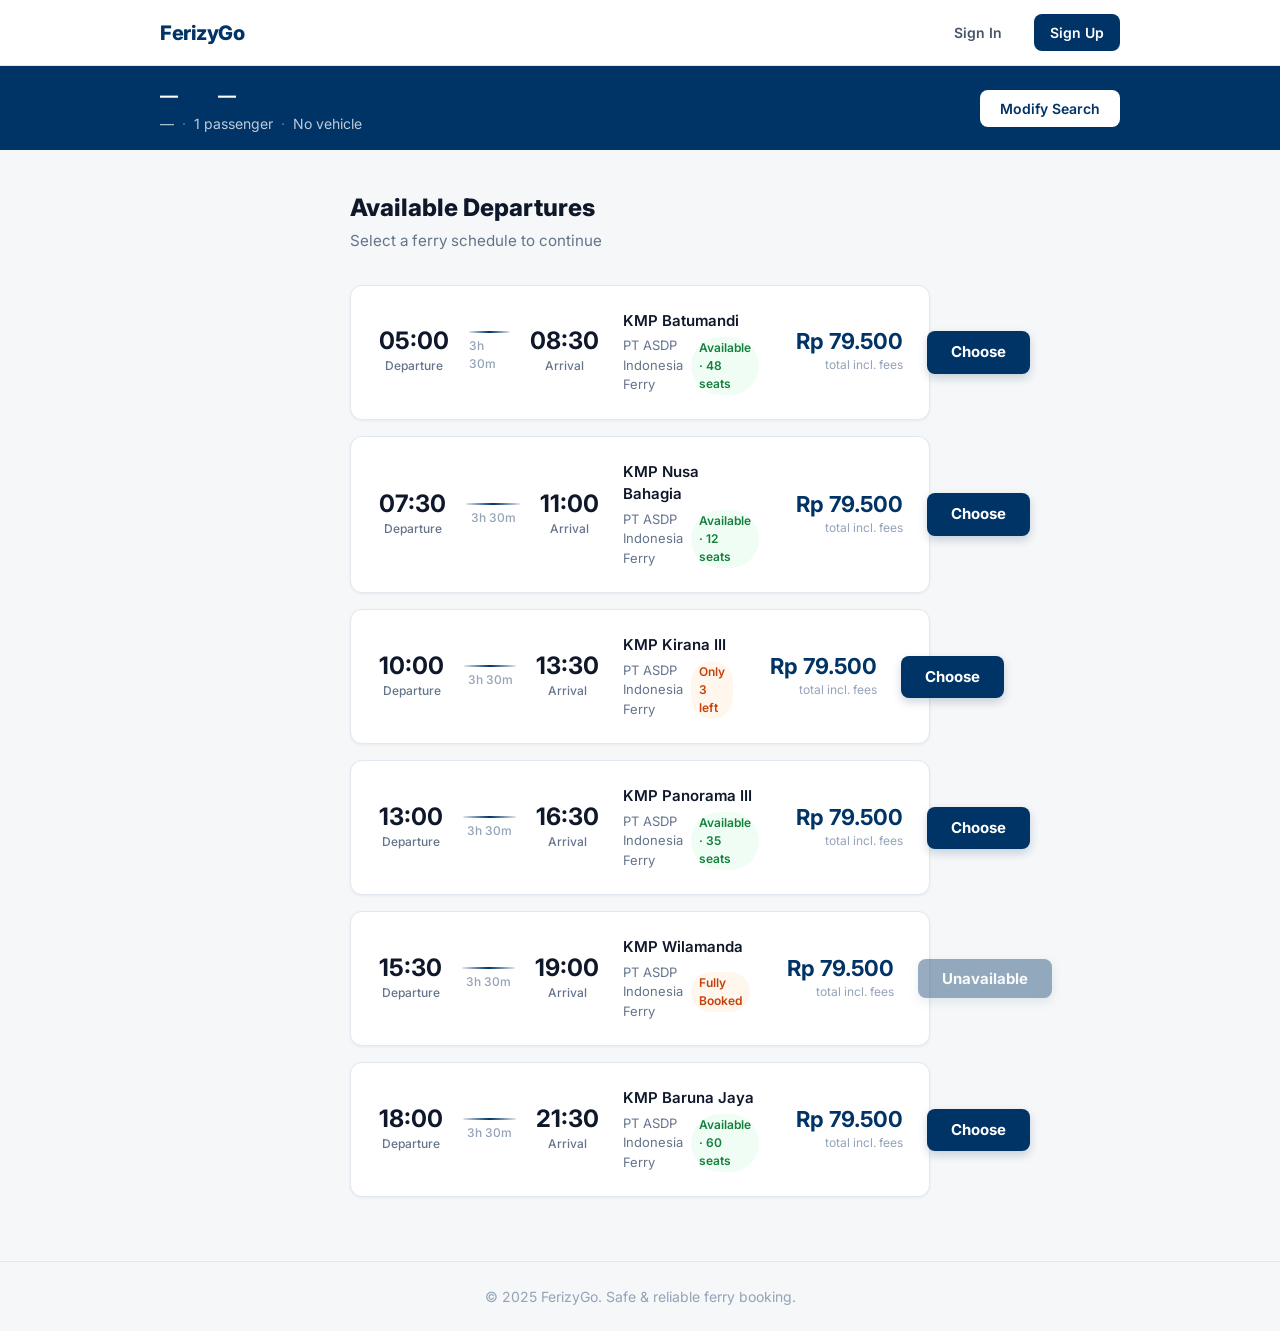
<file: schedule.html>
<!DOCTYPE html>
<html lang="en">
<head>
  <meta charset="UTF-8" />
  <meta name="viewport" content="width=device-width, initial-scale=1.0" />
  <title>Available Ferries — FerizyGo</title>
  <link href="https://fonts.googleapis.com/css2?family=Inter:wght@400;500;600;700;800&display=swap" rel="stylesheet" />
  <link rel="stylesheet" href="schedule.css" />
</head>
<body class="sc-body">

  <!-- ── Header ───────────────────────────────────────────── -->
  <header class="sc-header">
    <a href="landing.html" class="sc-logo">
      <span class="sc-logo-text">FerizyGo</span>
    </a>
    <nav class="sc-nav-links">
      <a href="sign-in.html" class="sc-nav-link">Sign In</a>
      <a href="sign-up.html" class="sc-nav-link sc-nav-link-primary">Sign Up</a>
    </nav>
  </header>

  <!-- ── Search summary bar ────────────────────────────────── -->
  <div class="sc-summary-bar">
    <div class="sc-summary-inner">
      <div class="sc-summary-route">
        <span class="sc-summary-port" id="barFrom">—</span>
        <svg width="20" height="20" viewBox="0 0 20 20" fill="none"><path d="M4 10h12M12 5l5 5-5 5" stroke="#003366" stroke-width="1.8" stroke-linecap="round" stroke-linejoin="round"/></svg>
        <span class="sc-summary-port" id="barTo">—</span>
      </div>
      <div class="sc-summary-meta">
        <span id="barDate">—</span>
        <span class="sc-summary-dot">·</span>
        <span id="barPassengers">—</span>
        <span class="sc-summary-dot">·</span>
        <span id="barVehicle">—</span>
      </div>
    </div>
    <a href="search.html" class="sc-modify-btn">Modify Search</a>
  </div>

  <!-- ── Main ─────────────────────────────────────────────── -->
  <main class="sc-main">
    <h1 class="sc-page-title">Available Departures</h1>
    <p class="sc-page-sub" id="pageSubtitle">Select a ferry schedule to continue</p>

    <div class="sc-results" id="scheduleList">
      <!-- Injected by JS -->
    </div>
  </main>

  <!-- ── Footer ───────────────────────────────────────────── -->
  <footer class="sc-footer">
    © 2025 FerizyGo. Safe &amp; reliable ferry booking.
  </footer>

  <script src="schedule.js"></script>
</body>
</html>
</file>
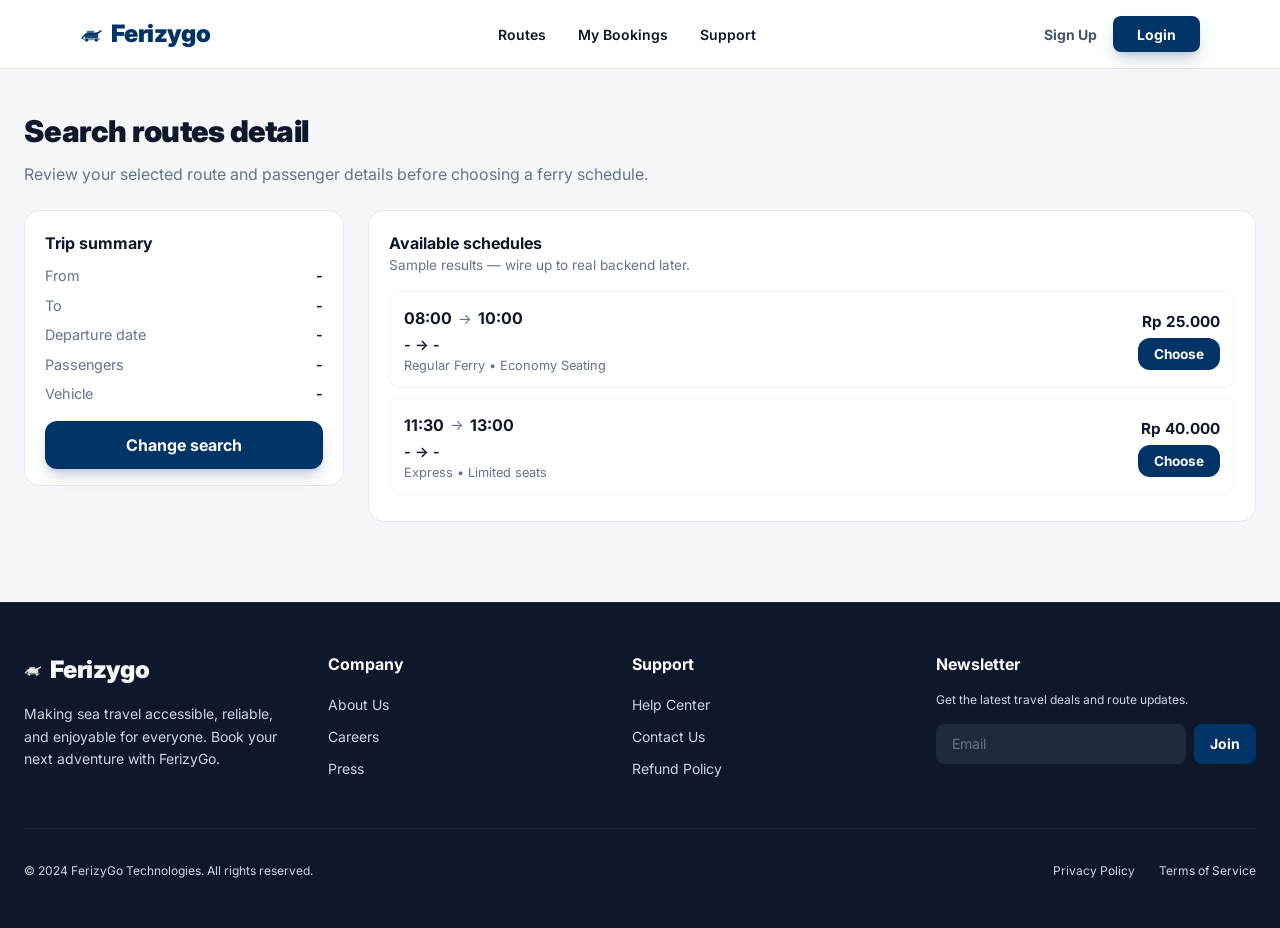
<file: search-routes-detail.html>
<!DOCTYPE html>
<html lang="en">
<head>
  <meta charset="UTF-8" />
  <meta name="viewport" content="width=device-width, initial-scale=1.0" />
  <title>Search Routes Detail — FerizyGo</title>
  <link href="https://fonts.googleapis.com/css2?family=Inter:wght@400;500;600;700;800;900&display=swap" rel="stylesheet">
  <link rel="stylesheet" href="landing.css" />
</head>
<body class="lp-body">

  <!-- Header reused from landing -->
  <header class="lp-header">
    <div class="lp-header-inner">
      <a href="landing.html" class="lp-logo">
        <svg width="23" height="25" viewBox="0 0 48 48" fill="none" xmlns="http://www.w3.org/2000/svg">
          <path d="M4 32 Q12 20 24 22 Q36 24 44 16" stroke="#003366" stroke-width="3" stroke-linecap="round" fill="none"/>
          <rect x="10" y="22" width="28" height="10" rx="2" fill="#003366" opacity="0.9"/>
          <rect x="14" y="16" width="16" height="8" rx="2" fill="#003366" opacity="0.7"/>
          <rect x="6" y="32" width="36" height="4" rx="2" fill="#003366" opacity="0.5"/>
          <circle cx="14" cy="36" r="3" fill="#003366"/>
          <circle cx="34" cy="36" r="3" fill="#003366"/>
        </svg>
        <span class="lp-logo-text">Ferizygo</span>
      </a>

      <nav>
        <ul class="lp-nav">
          <li><a href="#">Routes</a></li>
          <li><a href="#">My Bookings</a></li>
          <li><a href="#">Support</a></li>
        </ul>
      </nav>

      <div class="lp-header-actions">
        <button type="button" class="lp-btn-ghost">Sign Up</button>
        <button type="button" class="lp-btn-navy">Login</button>
      </div>
    </div>
  </header>

  <main class="lp-detail-main">
    <section class="lp-detail-hero">
      <div class="lp-detail-inner">
        <div class="lp-detail-headline">
          <h1 class="lp-section-title" id="detail-title">Search routes detail</h1>
          <p class="lp-section-sub" id="detail-sub">
            Review your selected route and passenger details before choosing a ferry schedule.
          </p>
        </div>

        <div class="lp-detail-layout">
          <!-- Left: summary card -->
          <aside class="lp-detail-summary">
            <h2 class="lp-detail-summary-title">Trip summary</h2>
            <div class="lp-detail-summary-body">
              <div class="lp-detail-row">
                <span class="lp-detail-label">From</span>
                <span class="lp-detail-value" id="detail-from">-</span>
              </div>
              <div class="lp-detail-row">
                <span class="lp-detail-label">To</span>
                <span class="lp-detail-value" id="detail-to">-</span>
              </div>
              <div class="lp-detail-row">
                <span class="lp-detail-label">Departure date</span>
                <span class="lp-detail-value" id="detail-date">-</span>
              </div>
              <div class="lp-detail-row">
                <span class="lp-detail-label">Passengers</span>
                <span class="lp-detail-value" id="detail-passengers">-</span>
              </div>
              <div class="lp-detail-row">
                <span class="lp-detail-label">Vehicle</span>
                <span class="lp-detail-value" id="detail-vehicle">-</span>
              </div>
            </div>
            <button type="button" class="lp-search-btn lp-detail-edit" onclick="window.location.href='landing.html'">
              Change search
            </button>
          </aside>

          <!-- Right: schedule placeholder list -->
          <section class="lp-detail-schedules" aria-label="Available schedules">
            <div class="lp-detail-schedules-head">
              <h2 class="lp-detail-schedules-title">Available schedules</h2>
              <p class="lp-detail-schedules-sub">Sample results — wire up to real backend later.</p>
            </div>

            <div class="lp-detail-schedule-card">
              <div class="lp-detail-schedule-main">
                <div>
                  <div class="lp-detail-time-row">
                    <span class="lp-detail-time">08:00</span>
                    <span class="lp-detail-arrow">→</span>
                    <span class="lp-detail-time">10:00</span>
                  </div>
                  <div class="lp-detail-route-line" id="detail-route-line-1">Route</div>
                  <div class="lp-detail-meta">Regular Ferry • Economy Seating</div>
                </div>
                <div class="lp-detail-price-block">
                  <div class="lp-detail-price">Rp 25.000</div>
                  <button type="button" class="lp-search-btn lp-detail-choose" onclick="window.location.href='checkout.html' + window.location.search">Choose</button>
                </div>
              </div>
            </div>

            <div class="lp-detail-schedule-card">
              <div class="lp-detail-schedule-main">
                <div>
                  <div class="lp-detail-time-row">
                    <span class="lp-detail-time">11:30</span>
                    <span class="lp-detail-arrow">→</span>
                    <span class="lp-detail-time">13:00</span>
                  </div>
                  <div class="lp-detail-route-line" id="detail-route-line-2">Route</div>
                  <div class="lp-detail-meta">Express • Limited seats</div>
                </div>
                <div class="lp-detail-price-block">
                  <div class="lp-detail-price">Rp 40.000</div>
                  <button type="button" class="lp-search-btn lp-detail-choose" onclick="window.location.href='checkout.html' + window.location.search">Choose</button>
                </div>
              </div>
            </div>

          </section>
        </div>
      </div>
    </section>
  </main>

  <footer class="lp-footer">
    <div class="lp-footer-inner">
      <div class="lp-footer-brand">
        <a href="landing.html" class="lp-footer-logo">
          <svg width="18" height="20" viewBox="0 0 48 48" fill="none" xmlns="http://www.w3.org/2000/svg">
            <path d="M4 32 Q12 20 24 22 Q36 24 44 16" stroke="#f8fafc" stroke-width="3" stroke-linecap="round" fill="none"/>
            <rect x="10" y="22" width="28" height="10" rx="2" fill="#f8fafc" opacity="0.9"/>
            <rect x="14" y="16" width="16" height="8" rx="2" fill="#f8fafc" opacity="0.7"/>
            <rect x="6" y="32" width="36" height="4" rx="2" fill="#f8fafc" opacity="0.5"/>
            <circle cx="14" cy="36" r="3" fill="#f8fafc"/>
            <circle cx="34" cy="36" r="3" fill="#f8fafc"/>
          </svg>
          <span class="lp-footer-logo-text">Ferizygo</span>
        </a>
        <p class="lp-footer-desc">Making sea travel accessible, reliable, and enjoyable for everyone. Book your next adventure with FerizyGo.</p>
      </div>

      <div>
        <h5 class="lp-footer-col-title">Company</h5>
        <ul class="lp-footer-links">
          <li><a href="#">About Us</a></li>
          <li><a href="#">Careers</a></li>
          <li><a href="#">Press</a></li>
        </ul>
      </div>

      <div>
        <h5 class="lp-footer-col-title">Support</h5>
        <ul class="lp-footer-links">
          <li><a href="#">Help Center</a></li>
          <li><a href="#">Contact Us</a></li>
          <li><a href="#">Refund Policy</a></li>
        </ul>
      </div>

      <div>
        <h5 class="lp-footer-col-title">Newsletter</h5>
        <p class="lp-newsletter-sub">Get the latest travel deals and route updates.</p>
        <div class="lp-newsletter-form">
          <input type="email" class="lp-newsletter-input" placeholder="Email" />
          <button type="button" class="lp-newsletter-btn">Join</button>
        </div>
      </div>
    </div>

    <div class="lp-footer-bottom">
      <span class="lp-footer-copy">© 2024 FerizyGo Technologies. All rights reserved.</span>
      <div class="lp-footer-legal">
        <a href="#">Privacy Policy</a>
        <a href="#">Terms of Service</a>
      </div>
    </div>
  </footer>

  <script>
    (function () {
      const params = new URLSearchParams(window.location.search);
      const from = params.get('from') || '-';
      const to = params.get('to') || '-';
      const date = params.get('date') || '-';
      const passengers = params.get('passengers') || '-';
      const vehicle = params.get('vehicle') || '-';

      const fromEl = document.getElementById('detail-from');
      const toEl = document.getElementById('detail-to');
      const dateEl = document.getElementById('detail-date');
      const paxEl = document.getElementById('detail-passengers');
      const vehEl = document.getElementById('detail-vehicle');

      fromEl.textContent = from || '-';
      toEl.textContent = to || '-';
      dateEl.textContent = date || '-';
      paxEl.textContent = passengers || '-';
      vehEl.textContent = vehicle || '-';

      const routeLine1 = document.getElementById('detail-route-line-1');
      const routeLine2 = document.getElementById('detail-route-line-2');
      const routeText = (from && to) ? `${from} → ${to}` : 'Selected route';
      if (routeLine1) routeLine1.textContent = routeText;
      if (routeLine2) routeLine2.textContent = routeText;
    })();
  </script>
</body>
</html>
</file>
<file: schedule.css>
/* ── Schedule / Route Results Page ──────────────────────── */
/* Prefix: .sc- */

*, *::before, *::after { box-sizing: border-box; margin: 0; padding: 0; }
[hidden] { display: none !important; }

.sc-body {
  font-family: 'Inter', 'Segoe UI', system-ui, sans-serif;
  background: #f5f7f8;
  color: #0f172a;
  line-height: 1.5;
  min-height: 100vh;
  display: flex;
  flex-direction: column;
}

/* ── Header ──────────────────────────────────────────────── */
.sc-header {
  background: white;
  border-bottom: 1px solid #e2e8f0;
  display: flex;
  align-items: center;
  justify-content: space-between;
  padding: 14px 160px;
  position: sticky;
  top: 0;
  z-index: 40;
}

.sc-logo { text-decoration: none; }

.sc-logo-text {
  font-size: 1.25rem;
  font-weight: 800;
  color: #003366;
  letter-spacing: -0.5px;
}

.sc-nav-links { display: flex; align-items: center; gap: 16px; }

.sc-nav-link {
  font-size: 0.875rem;
  font-weight: 600;
  color: #475569;
  text-decoration: none;
  padding: 8px 16px;
  border-radius: 8px;
  transition: background 0.15s, color 0.15s;
}

.sc-nav-link:hover { background: #f1f5f9; color: #003366; }

.sc-nav-link-primary {
  background: #003366;
  color: white !important;
}

.sc-nav-link-primary:hover { background: #002752; }

/* ── Summary bar ─────────────────────────────────────────── */
.sc-summary-bar {
  background: #003366;
  padding: 16px 160px;
  display: flex;
  align-items: center;
  justify-content: space-between;
  gap: 24px;
}

.sc-summary-inner { display: flex; flex-direction: column; gap: 4px; }

.sc-summary-route {
  display: flex;
  align-items: center;
  gap: 10px;
}

.sc-summary-port {
  font-size: 1.125rem;
  font-weight: 700;
  color: white;
}

.sc-summary-meta {
  display: flex;
  align-items: center;
  gap: 8px;
  font-size: 0.875rem;
  color: rgba(255,255,255,0.75);
}

.sc-summary-dot { opacity: 0.5; }

.sc-modify-btn {
  font-size: 0.875rem;
  font-weight: 600;
  color: #003366;
  background: white;
  border: none;
  border-radius: 8px;
  padding: 8px 20px;
  text-decoration: none;
  cursor: pointer;
  white-space: nowrap;
  transition: opacity 0.15s;
}

.sc-modify-btn:hover { opacity: 0.85; }

/* ── Main ────────────────────────────────────────────────── */
.sc-main {
  flex: 1;
  max-width: 900px;
  margin: 0 auto;
  width: 100%;
  padding: 40px 160px 64px;
}

.sc-page-title {
  font-size: 1.5rem;
  font-weight: 800;
  color: #0f172a;
  margin-bottom: 4px;
}

.sc-page-sub {
  font-size: 0.95rem;
  color: #64748b;
  margin-bottom: 32px;
}

/* ── Result cards ────────────────────────────────────────── */
.sc-results {
  display: flex;
  flex-direction: column;
  gap: 16px;
}

.sc-card {
  background: white;
  border: 1px solid #e2e8f0;
  border-radius: 12px;
  box-shadow: 0 1px 3px rgba(0,0,0,0.06);
  padding: 24px 28px;
  display: flex;
  align-items: center;
  gap: 24px;
  transition: box-shadow 0.2s, border-color 0.2s;
}

.sc-card:hover { box-shadow: 0 4px 16px rgba(0,0,0,0.1); border-color: #cbd5e1; }

.sc-card-times {
  display: flex;
  align-items: center;
  gap: 20px;
  min-width: 220px;
}

.sc-time-block { text-align: center; }

.sc-time {
  font-size: 1.5rem;
  font-weight: 700;
  color: #0f172a;
  line-height: 1;
}

.sc-port {
  font-size: 0.75rem;
  color: #64748b;
  margin-top: 4px;
  font-weight: 500;
}

.sc-duration-wrap {
  display: flex;
  flex-direction: column;
  align-items: center;
  gap: 4px;
  flex: 1;
}

.sc-duration-line {
  width: 100%;
  height: 2px;
  background: linear-gradient(90deg, #e2e8f0 0%, #003366 50%, #e2e8f0 100%);
  border-radius: 1px;
  position: relative;
}

.sc-duration-text {
  font-size: 0.75rem;
  color: #94a3b8;
  font-weight: 500;
}

.sc-card-info {
  flex: 1;
  display: flex;
  flex-direction: column;
  gap: 4px;
}

.sc-vessel {
  font-size: 0.9375rem;
  font-weight: 600;
  color: #0f172a;
}

.sc-vessel-sub {
  font-size: 0.8125rem;
  color: #64748b;
  display: flex;
  align-items: center;
  gap: 8px;
}

.sc-badge {
  display: inline-flex;
  align-items: center;
  background: #f0fdf4;
  color: #15803d;
  font-size: 0.75rem;
  font-weight: 600;
  padding: 2px 8px;
  border-radius: 99px;
  gap: 4px;
}

.sc-badge-orange {
  background: #fff7ed;
  color: #c2410c;
}

.sc-card-price {
  text-align: right;
  min-width: 120px;
}

.sc-price {
  font-size: 1.375rem;
  font-weight: 700;
  color: #003366;
  line-height: 1;
}

.sc-price-label {
  font-size: 0.75rem;
  color: #94a3b8;
  margin-top: 4px;
}

.sc-choose-btn {
  background: #003366;
  color: white;
  border: none;
  border-radius: 8px;
  padding: 10px 24px;
  font-size: 0.9375rem;
  font-weight: 700;
  font-family: inherit;
  cursor: pointer;
  box-shadow: 0 4px 10px rgba(0,51,102,0.2);
  white-space: nowrap;
  text-decoration: none;
  display: inline-flex;
  align-items: center;
  transition: opacity 0.2s;
  margin-left: auto;
}

.sc-choose-btn:hover { opacity: 0.88; }

/* ── Footer ──────────────────────────────────────────────── */
.sc-footer {
  border-top: 1px solid #e2e8f0;
  padding: 24px 160px;
  font-size: 0.875rem;
  color: #94a3b8;
  text-align: center;
}

/* ── Responsive ──────────────────────────────────────────── */
@media (max-width: 1100px) {
  .sc-header      { padding: 14px 48px; }
  .sc-summary-bar { padding: 16px 48px; }
  .sc-main        { padding: 32px 48px 48px; }
  .sc-footer      { padding: 24px 48px; }
}

@media (max-width: 700px) {
  .sc-header      { padding: 14px 20px; }
  .sc-summary-bar { padding: 16px 20px; }
  .sc-main        { padding: 24px 20px 40px; }
  .sc-footer      { padding: 20px; }
  .sc-card        { flex-wrap: wrap; gap: 16px; }
  .sc-card-times  { min-width: auto; }
  .sc-choose-btn  { width: 100%; justify-content: center; }
}
</file>
<file: landing.css>
/* ── Landing Page Styles ─────────────────────────────────── */
/* Uses lp- prefix to avoid conflicts with styles.css        */

:root {
  --lp-navy:       #003366;
  --lp-dark:       #0f172a;
  --lp-mid:        #1e293b;
  --lp-text:       #0f172a;
  --lp-muted:      #64748b;
  --lp-light:      #cbd5e1;
  --lp-slate:      #475569;
  --lp-accent:     #60a5fa;
  --lp-bg:         #f5f7fa;
  --lp-card-bg:    #f8fafc;
  --lp-border:     #e2e8f0;
  --lp-border-lt:  #f1f5f9;
  --lp-r-sm:       8px;
  --lp-r-md:       12px;
  --lp-r-lg:       16px;
}

*, *::before, *::after { box-sizing: border-box; margin: 0; padding: 0; }

.lp-body {
  font-family: 'Inter', 'Segoe UI', system-ui, sans-serif;
  background: var(--lp-bg);
  color: var(--lp-text);
  line-height: 1.5;
}

/* ── Header ──────────────────────────────────────────────── */
.lp-header {
  position: sticky;
  top: 0;
  z-index: 50;
  backdrop-filter: blur(6px);
  -webkit-backdrop-filter: blur(6px);
  background: rgba(255, 255, 255, 0.82);
  border-bottom: 1px solid var(--lp-border);
  padding: 16px 80px;
}

.lp-header-inner {
  max-width: 1280px;
  margin: 0 auto;
  display: flex;
  align-items: center;
  justify-content: space-between;
}

.lp-logo {
  display: flex;
  align-items: center;
  gap: 8px;
  text-decoration: none;
}

.lp-logo-text {
  font-size: 1.5rem;
  font-weight: 900;
  color: var(--lp-navy);
  letter-spacing: -0.6px;
}

.lp-nav {
  display: flex;
  gap: 32px;
  list-style: none;
}

.lp-nav a {
  font-size: 0.875rem;
  font-weight: 600;
  color: var(--lp-text);
  text-decoration: none;
  transition: color 0.2s;
}

.lp-nav a:hover { color: var(--lp-navy); }

.lp-header-actions {
  display: flex;
  align-items: center;
  gap: 16px;
}

.lp-btn-ghost {
  font-size: 0.875rem;
  font-weight: 700;
  color: var(--lp-slate);
  text-decoration: none;
  background: none;
  border: none;
  cursor: pointer;
  padding: 0;
  font-family: inherit;
}

.lp-btn-navy {
  background: var(--lp-navy);
  color: white;
  font-size: 0.875rem;
  font-weight: 700;
  padding: 9.5px 24px;
  border-radius: var(--lp-r-sm);
  text-decoration: none;
  border: none;
  cursor: pointer;
  font-family: inherit;
  box-shadow: 0 10px 15px -3px rgba(0,51,102,0.2), 0 4px 6px -4px rgba(0,51,102,0.2);
  transition: opacity 0.2s;
}

.lp-btn-navy:hover { opacity: 0.9; }

/* ── Hero ────────────────────────────────────────────────── */
.lp-hero {
  position: relative;
  height: 600px;
  display: flex;
  align-items: center;
  justify-content: center;
  overflow: hidden;
}

.lp-hero-bg {
  position: absolute;
  inset: 0;
  background-size: cover;
  background-position: center 30%;
}

.lp-hero-overlay {
  position: absolute;
  inset: 0;
  background: linear-gradient(to bottom, rgba(0,51,102,0.4), rgba(0,0,0,0.62));
}

.lp-hero-content {
  position: relative;
  z-index: 1;
  text-align: center;
  max-width: 896px;
  padding: 0 24px;
  display: flex;
  flex-direction: column;
  align-items: center;
  gap: 24px;
}

.lp-hero-title {
  font-size: 4.5rem;
  font-weight: 900;
  color: white;
  letter-spacing: -1.8px;
  line-height: 1;
}

.lp-hero-title .lp-accent { color: var(--lp-accent); }

.lp-hero-sub {
  font-size: 1.25rem;
  font-weight: 500;
  color: #e2e8f0;
  line-height: 1.4;
  max-width: 672px;
}

/* ── Booking Widget ──────────────────────────────────────── */
.lp-booking-section {
  position: relative;
  z-index: 20;
  margin-top: -96px;
  padding: 0 64px;
}

.lp-booking-card {
  background: white;
  border: 1px solid var(--lp-border-lt);
  border-radius: var(--lp-r-lg);
  box-shadow: 0 25px 50px -12px rgba(0,0,0,0.25);
  padding: 33px;
  max-width: 1152px;
  margin: 0 auto;
}

.lp-booking-fields {
  display: grid;
  grid-template-columns: repeat(5, 1fr);
  gap: 16px;
  align-items: end;
}

.lp-bfield-label {
  display: flex;
  align-items: center;
  gap: 4px;
  margin-bottom: 8px;
  color: var(--lp-muted);
}

.lp-bfield-label span {
  font-size: 0.75rem;
  font-weight: 700;
  letter-spacing: 0.6px;
  text-transform: uppercase;
}

.lp-bfield-wrap { position: relative; }

.lp-bfield-select,
.lp-bfield-date {
  width: 100%;
  height: 48px;
  padding: 0 36px 0 12px;
  background: var(--lp-card-bg);
  border: 1px solid var(--lp-border);
  border-radius: var(--lp-r-md);
  font-size: 0.875rem;
  font-weight: 500;
  font-family: inherit;
  color: var(--lp-text);
  appearance: none;
  -webkit-appearance: none;
  cursor: pointer;
  outline: none;
  transition: border-color 0.2s, box-shadow 0.2s;
}

.lp-bfield-date {
  padding-right: 12px;
}

.lp-bfield-select:focus,
.lp-bfield-date:focus {
  border-color: var(--lp-navy);
  box-shadow: 0 0 0 3px rgba(0,51,102,0.1);
}

.lp-bfield-arrow {
  position: absolute;
  right: 10px;
  top: 50%;
  transform: translateY(-50%);
  pointer-events: none;
  color: var(--lp-muted);
  display: flex;
}

.lp-bfield-col-btn {
  display: flex;
  flex-direction: column;
  justify-content: flex-end;
}

.lp-search-btn {
  width: 100%;
  height: 48px;
  background: var(--lp-navy);
  color: white;
  font-size: 1rem;
  font-weight: 700;
  font-family: inherit;
  border: none;
  border-radius: var(--lp-r-md);
  cursor: pointer;
  display: flex;
  align-items: center;
  justify-content: center;
  gap: 8px;
  box-shadow: 0 10px 15px -3px rgba(0,51,102,0.2), 0 4px 6px -4px rgba(0,51,102,0.2);
  transition: opacity 0.2s;
}

.lp-search-btn:hover { opacity: 0.9; }

.lp-vehicle-row {
  border-top: 1px solid var(--lp-border-lt);
  margin-top: 16px;
  padding-top: 17px;
  display: flex;
  align-items: center;
  gap: 24px;
  flex-wrap: wrap;
}

.lp-vehicle-chk {
  display: flex;
  align-items: center;
  gap: 8px;
  cursor: pointer;
  font-size: 0.875rem;
  font-weight: 500;
  color: var(--lp-slate);
  user-select: none;
}

.lp-vehicle-chk input[type="checkbox"] {
  width: 16px; height: 16px;
  border: 1px solid #cbd5e1;
  border-radius: 4px;
  cursor: pointer;
  accent-color: var(--lp-navy);
}

.lp-vehicle-types {
  display: flex;
  gap: 16px;
}

.lp-vtype {
  display: flex;
  align-items: center;
  gap: 4px;
  font-size: 0.75rem;
  color: #94a3b8;
  cursor: pointer;
  padding: 2px 0;
}

.lp-vtype input[type="radio"] { accent-color: var(--lp-navy); }

/* ── Features ────────────────────────────────────────────── */
.lp-features {
  padding: 80px 24px;
  padding-top: 140px;
  background: var(--lp-bg);
}

.lp-features-inner {
  max-width: 1280px;
  margin: 0 auto;
  display: grid;
  grid-template-columns: repeat(3, 1fr);
  gap: 48px;
}

.lp-feature {
  display: flex;
  flex-direction: column;
  align-items: center;
  gap: 16px;
  text-align: center;
}

.lp-feature-icon {
  width: 64px; height: 64px;
  background: #eff6ff;
  border-radius: 50%;
  display: flex;
  align-items: center;
  justify-content: center;
  flex-shrink: 0;
  color: var(--lp-navy);
}

.lp-feature-title {
  font-size: 1.25rem;
  font-weight: 700;
  color: var(--lp-text);
}

.lp-feature-desc {
  font-size: 1rem;
  color: var(--lp-muted);
  line-height: 1.625;
  max-width: 380px;
}

/* ── Popular Routes ──────────────────────────────────────── */
.lp-routes {
  padding: 0 24px 96px;
  background: var(--lp-bg);
}

.lp-routes-inner {
  max-width: 1280px;
  margin: 0 auto;
}

.lp-section-head {
  display: flex;
  align-items: flex-end;
  justify-content: space-between;
  margin-bottom: 40px;
}

.lp-section-title {
  font-size: 1.875rem;
  font-weight: 900;
  color: var(--lp-text);
  letter-spacing: -0.75px;
  margin-bottom: 8px;
}

.lp-section-sub {
  font-size: 1rem;
  color: var(--lp-muted);
}

.lp-view-all {
  font-size: 0.875rem;
  font-weight: 700;
  color: var(--lp-navy);
  text-decoration: none;
  display: flex;
  align-items: center;
  gap: 4px;
  white-space: nowrap;
  margin-bottom: 2px;
}

.lp-routes-grid {
  display: grid;
  grid-template-columns: repeat(4, 1fr);
  gap: 24px;
}

.lp-route-card {
  cursor: pointer;
  text-decoration: none;
  color: inherit;
  display: block;
}

.lp-route-card:hover .lp-route-img img {
  transform: scale(1.04);
}

.lp-route-img {
  position: relative;
  height: 256px;
  border-radius: var(--lp-r-lg);
  overflow: hidden;
  margin-bottom: 16px;
}

.lp-route-img img {
  width: 100%;
  height: 113%;
  object-fit: cover;
  object-position: center;
  margin-top: -6.5%;
  display: block;
  transition: transform 0.3s ease;
}

.lp-route-badge {
  position: absolute;
  top: 16px; left: 16px;
  background: rgba(255, 255, 255, 0.9);
  backdrop-filter: blur(4px);
  -webkit-backdrop-filter: blur(4px);
  padding: 4px 12px;
  border-radius: 9999px;
  font-size: 0.75rem;
  font-weight: 700;
  color: var(--lp-navy);
  white-space: nowrap;
}

.lp-route-name {
  font-size: 1.125rem;
  font-weight: 700;
  color: var(--lp-text);
  margin-bottom: 4px;
}

.lp-route-meta {
  font-size: 0.875rem;
  color: var(--lp-muted);
}

/* ── Footer ──────────────────────────────────────────────── */
.lp-footer {
  background: var(--lp-dark);
  border-top: 1px solid var(--lp-mid);
  padding: 49px 24px 0;
}

.lp-footer-inner {
  max-width: 1280px;
  margin: 0 auto;
  display: grid;
  grid-template-columns: repeat(4, 1fr);
  gap: 36px;
  padding-bottom: 48px;
}



.lp-footer-logo {
  display: flex;
  align-items: center;
  gap: 8px;
  margin-bottom: 15px;
  text-decoration: none;
}

.lp-footer-logo-text {
  font-size: 1.5rem;
  font-weight: 900;
  color: #f8fafc;
  letter-spacing: -0.6px;
}

.lp-footer-desc {
  font-size: 0.875rem;
  color: var(--lp-light);
  line-height: 1.625;
}

.lp-footer-col-title {
  font-size: 1rem;
  font-weight: 700;
  color: white;
  margin-bottom: 16px;
}

.lp-footer-links {
  list-style: none;
  display: flex;
  flex-direction: column;
  gap: 8px;
}

.lp-footer-links a {
  font-size: 0.875rem;
  color: var(--lp-light);
  text-decoration: none;
  transition: color 0.2s;
}

.lp-footer-links a:hover { color: white; }

.lp-newsletter-sub {
  font-size: 0.75rem;
  color: var(--lp-light);
  margin-bottom: 16px;
  line-height: 1.3;
}

.lp-newsletter-form {
  display: flex;
  gap: 8px;
}

.lp-newsletter-input {
  flex: 1;
  height: 40px;
  padding: 0 16px;
  background: var(--lp-mid);
  border: none;
  border-radius: var(--lp-r-sm);
  font-size: 0.875rem;
  font-family: inherit;
  color: #9ca3af;
  outline: none;
}

.lp-newsletter-input::placeholder { color: #6b7280; }

.lp-newsletter-btn {
  height: 40px;
  padding: 0 16px;
  background: var(--lp-navy);
  color: white;
  font-size: 0.875rem;
  font-weight: 700;
  font-family: inherit;
  border: none;
  border-radius: var(--lp-r-sm);
  cursor: pointer;
  white-space: nowrap;
  transition: opacity 0.2s;
}

.lp-newsletter-btn:hover { opacity: 0.9; }

.lp-footer-bottom {
  max-width: 1280px;
  margin: 0 auto;
  width: 100%;
  border-top: 1px solid var(--lp-mid);
  padding: 33px 0 48px;
  display: flex;
  justify-content: space-between;
  align-items: center;
}

.lp-footer-copy {
  font-size: 0.75rem;
  color: var(--lp-light);
}

.lp-footer-legal {
  display: flex;
  gap: 24px;
}

.lp-footer-legal a {
  font-size: 0.75rem;
  color: var(--lp-light);
  text-decoration: none;
  transition: color 0.2s;
}

.lp-footer-legal a:hover { color: white; }

/* ── Search Routes Detail page ───────────────────────────── */
.lp-detail-main {
  padding: 40px 24px 80px;
  background: var(--lp-bg);
}

.lp-detail-hero {
  max-width: 1280px;
  margin: 0 auto;
}

.lp-detail-inner {
  display: flex;
  flex-direction: column;
  gap: 24px;
}

.lp-detail-headline {
  max-width: 720px;
}

.lp-detail-layout {
  display: grid;
  grid-template-columns: 320px minmax(0, 1fr);
  gap: 24px;
  align-items: flex-start;
}

.lp-detail-summary {
  background: white;
  border-radius: var(--lp-r-lg);
  border: 1px solid var(--lp-border);
  padding: 20px 20px 16px;
}

.lp-detail-summary-title {
  font-size: 1rem;
  font-weight: 700;
  color: var(--lp-text);
  margin-bottom: 10px;
}

.lp-detail-summary-body {
  display: flex;
  flex-direction: column;
  gap: 8px;
  margin-bottom: 16px;
}

.lp-detail-row {
  display: flex;
  justify-content: space-between;
  font-size: 0.9rem;
}

.lp-detail-label {
  color: var(--lp-muted);
}

.lp-detail-value {
  font-weight: 600;
  color: var(--lp-text);
}

.lp-detail-edit {
  width: 100%;
  margin-top: 4px;
}

.lp-detail-schedules {
  background: white;
  border-radius: var(--lp-r-lg);
  border: 1px solid var(--lp-border);
  padding: 20px 20px 16px;
}

.lp-detail-schedules-head {
  margin-bottom: 16px;
}

.lp-detail-schedules-title {
  font-size: 1rem;
  font-weight: 700;
  color: var(--lp-text);
}

.lp-detail-schedules-sub {
  font-size: 0.85rem;
  color: var(--lp-muted);
}

.lp-detail-schedule-card {
  border-radius: var(--lp-r-md);
  border: 1px solid var(--lp-border-lt);
  padding: 14px 14px 12px;
  margin-bottom: 10px;
}

.lp-detail-schedule-main {
  display: flex;
  justify-content: space-between;
  gap: 16px;
  align-items: center;
}

.lp-detail-time-row {
  display: flex;
  align-items: center;
  gap: 6px;
  margin-bottom: 4px;
}

.lp-detail-time {
  font-size: 1rem;
  font-weight: 700;
  color: var(--lp-text);
}

.lp-detail-arrow {
  font-size: 0.9rem;
  color: var(--lp-muted);
}

.lp-detail-route-line {
  font-size: 0.9rem;
  font-weight: 600;
  color: var(--lp-text);
}

.lp-detail-meta {
  font-size: 0.8rem;
  color: var(--lp-muted);
}

.lp-detail-price-block {
  text-align: right;
  display: flex;
  flex-direction: column;
  align-items: flex-end;
  gap: 4px;
}

.lp-detail-price {
  font-size: 0.95rem;
  font-weight: 700;
  color: var(--lp-text);
}

.lp-detail-choose {
  height: 32px;
  padding-inline: 16px;
  font-size: 0.85rem;
  box-shadow: none;
}

/* ── Auth Modals ──────────────────────────────────────────── */
.lp-auth-overlay {
  position: fixed;
  inset: 0;
  background: rgba(15, 23, 42, 0.45);
  display: none;
  align-items: center;
  justify-content: center;
  padding: 24px;
  z-index: 60;
}

.lp-auth-overlay.is-open {
  display: flex;
}

.lp-auth-dialog {
  background: white;
  border-radius: var(--lp-r-lg);
  box-shadow: 0 25px 50px -12px rgba(0, 0, 0, 0.35);
  max-width: 420px;
  width: 100%;
  padding: 28px 28px 24px;
  min-height: 320px;
  position: relative;
}

.lp-auth-title {
  font-size: 1.4rem;
  font-weight: 800;
  color: var(--lp-text);
  margin-bottom: 4px;
}

.lp-auth-sub {
  font-size: 0.9rem;
  color: var(--lp-muted);
  margin-bottom: 18px;
}

.lp-auth-form {
  display: flex;
  flex-direction: column;
  gap: 14px;
  margin-bottom: 12px;
}

.lp-auth-field {
  display: flex;
  flex-direction: column;
  gap: 4px;
}

.lp-auth-label {
  font-size: 0.8rem;
  font-weight: 600;
  color: var(--lp-text);
}

.lp-auth-field input {
  height: 40px;
  border-radius: var(--lp-r-sm);
  border: 1px solid var(--lp-border);
  padding: 0 12px;
  font-family: inherit;
  font-size: 0.9rem;
  outline: none;
  transition: border-color 0.2s, box-shadow 0.2s;
}

.lp-auth-field input:focus {
  border-color: var(--lp-navy);
  box-shadow: 0 0 0 3px rgba(0,51,102,0.1);
}

.lp-auth-btn {
  margin-top: 4px;
}

.lp-auth-footnote {
  font-size: 0.8rem;
  color: var(--lp-muted);
}

.lp-auth-link {
  border: none;
  background: none;
  padding: 0;
  font-size: 0.8rem;
  font-weight: 600;
  color: var(--lp-navy);
  cursor: pointer;
}

.lp-auth-close {
  position: absolute;
  top: 12px;
  right: 14px;
  border: none;
  background: none;
  font-size: 1.2rem;
  line-height: 1;
  cursor: pointer;
  color: var(--lp-muted);
}

.lp-auth-close:hover {
  color: var(--lp-text);
}

.lp-auth-social-btn {
  display: flex;
  align-items: center;
  justify-content: center;
  gap: 12px;
  width: 100%;
  height: 44px;
  background: white;
  border: 1px solid var(--lp-border);
  border-radius: var(--lp-r-sm);
  font-size: 0.9rem;
  font-weight: 600;
  color: var(--lp-text);
  font-family: inherit;
  cursor: pointer;
  transition: background 0.15s, border-color 0.15s;
  margin-bottom: 20px;
}

.lp-auth-social-btn:hover {
  background: var(--lp-card-bg);
  border-color: var(--lp-light);
}

.lp-auth-social-icon {
  width: 18px;
  height: 18px;
  display: flex;
  align-items: center;
  justify-content: center;
}

.lp-auth-social-icon img {
  width: 100%;
  height: 100%;
  object-fit: contain;
}

.lp-auth-divider {
  display: flex;
  align-items: center;
  margin-bottom: 20px;
}

.lp-auth-divider-line {
  flex: 1;
  height: 1px;
  background: var(--lp-border);
}

.lp-auth-divider-text {
  font-size: 0.8rem;
  color: var(--lp-muted);
  padding: 0 12px;
  white-space: nowrap;
}

/* ── Responsive ──────────────────────────────────────────── */
@media (max-width: 1100px) {
  .lp-booking-fields {
    grid-template-columns: repeat(2, 1fr);
  }
  .lp-bfield-col-btn {
    grid-column: span 2;
  }
  .lp-routes-grid {
    grid-template-columns: repeat(2, 1fr);
  }
  .lp-footer-inner {
    grid-template-columns: repeat(2, 1fr);
  }
}

@media (max-width: 768px) {
  .lp-header { padding: 14px 20px; }
  .lp-nav { display: none; }
  .lp-hero-title { font-size: 2.4rem; letter-spacing: -0.8px; }
  .lp-hero-sub { font-size: 1rem; }
  .lp-booking-section { padding: 0 16px; margin-top: -60px; }
  .lp-booking-fields { grid-template-columns: 1fr; }
  .lp-bfield-col-btn { grid-column: 1; }
  .lp-features-inner { grid-template-columns: 1fr; }
  .lp-features { padding-top: 200px; }
  .lp-routes-grid { grid-template-columns: 1fr; }
  .lp-footer-inner { grid-template-columns: 1fr; }
  .lp-footer { padding: 40px 20px 0; }
  .lp-footer-bottom { padding: 24px 0 40px; }
  .lp-auth-dialog { max-width: 100%; }
}

@media (max-width: 480px) {
  .lp-hero-title { font-size: 1.9rem; }
  .lp-section-title { font-size: 1.5rem; }
}
</file>
